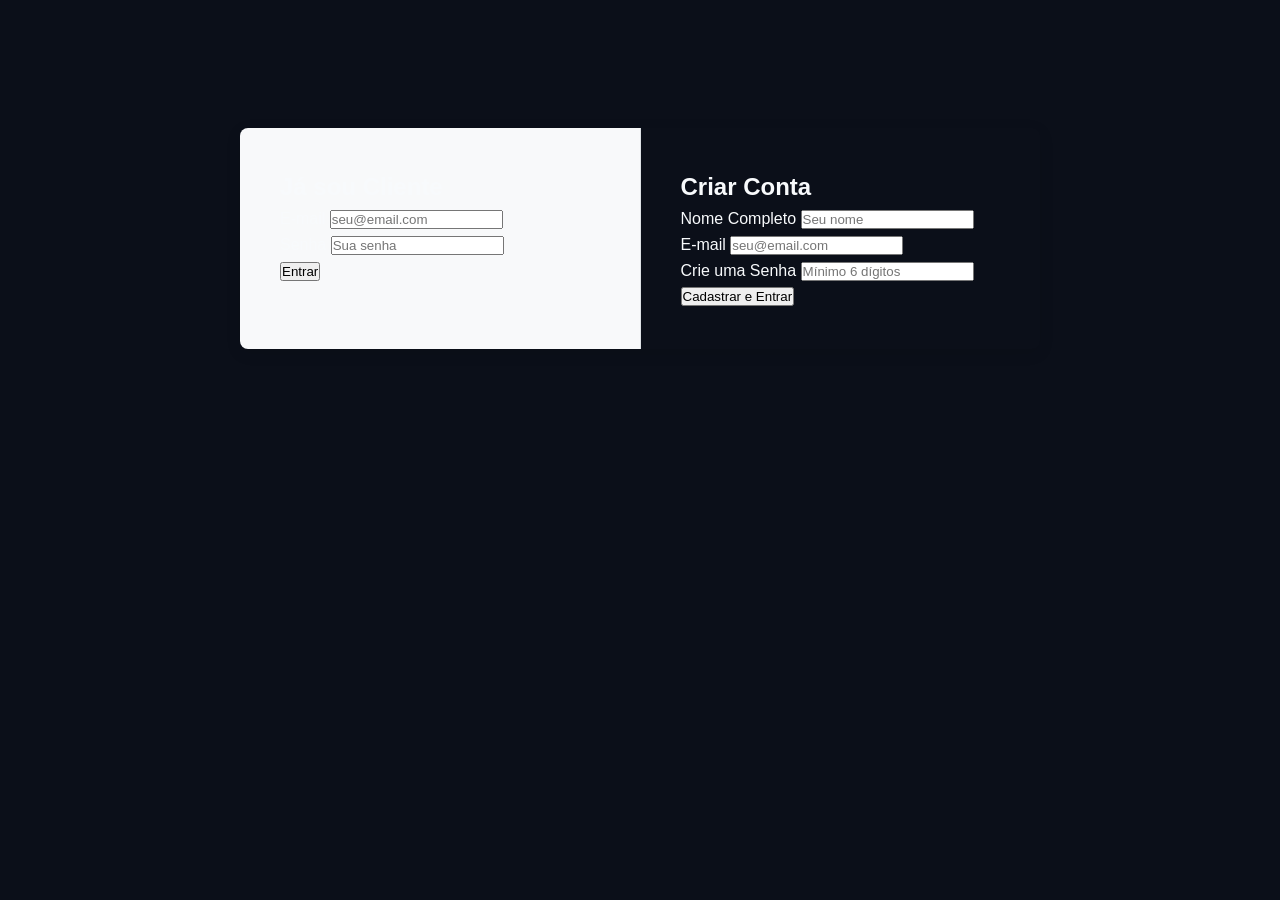
<file: index.html>
<!DOCTYPE html>
<html lang="pt-BR">
<head>
    <meta charset="UTF-8">
    <title>MBM Suplementos - Login / Cadastro</title>
    <link rel="stylesheet" href="style.css">
    <style>
        .auth-container {
            display: flex;
            background: var(--card-bg);
            border-radius: 8px;
            overflow: hidden;
            box-shadow: 0 4px 15px rgba(0,0,0,0.1);
            max-width: 800px;
            margin: 4rem auto;
        }
        .auth-box { flex: 1; padding: 2.5rem; }
        .auth-box:first-child { border-right: 1px solid #dee2e6; background: #f8f9fa; }
    </style>
</head>
<body>
    <div class="container">
        <div class="auth-container">
            <div class="auth-box">
                <h2>Já sou Cliente</h2>
                <form action="produtos.html" method="GET">
                    <div class="form-group">
                        <label>E-mail</label>
                        <input type="email" placeholder="seu@email.com" required>
                    </div>
                    <div class="form-group">
                        <label>Senha</label>
                        <input type="password" placeholder="Sua senha" required>
                    </div>
                    <button type="submit" class="btn">Entrar</button>
                </form>
            </div>
            
            <div class="auth-box">
                <h2>Criar Conta</h2>
                <form action="produtos.html" method="GET">
                    <div class="form-group">
                        <label>Nome Completo</label>
                        <input type="text" placeholder="Seu nome" required>
                    </div>
                    <div class="form-group">
                        <label>E-mail</label>
                        <input type="email" placeholder="seu@email.com" required>
                    </div>
                    <div class="form-group">
                        <label>Crie uma Senha</label>
                        <input type="password" placeholder="Mínimo 6 dígitos" required>
                    </div>
                    <button type="submit" class="btn btn-accent">Cadastrar e Entrar</button>
                </form>
            </div>
        </div>
    </div>
</body>
</html>
</file>
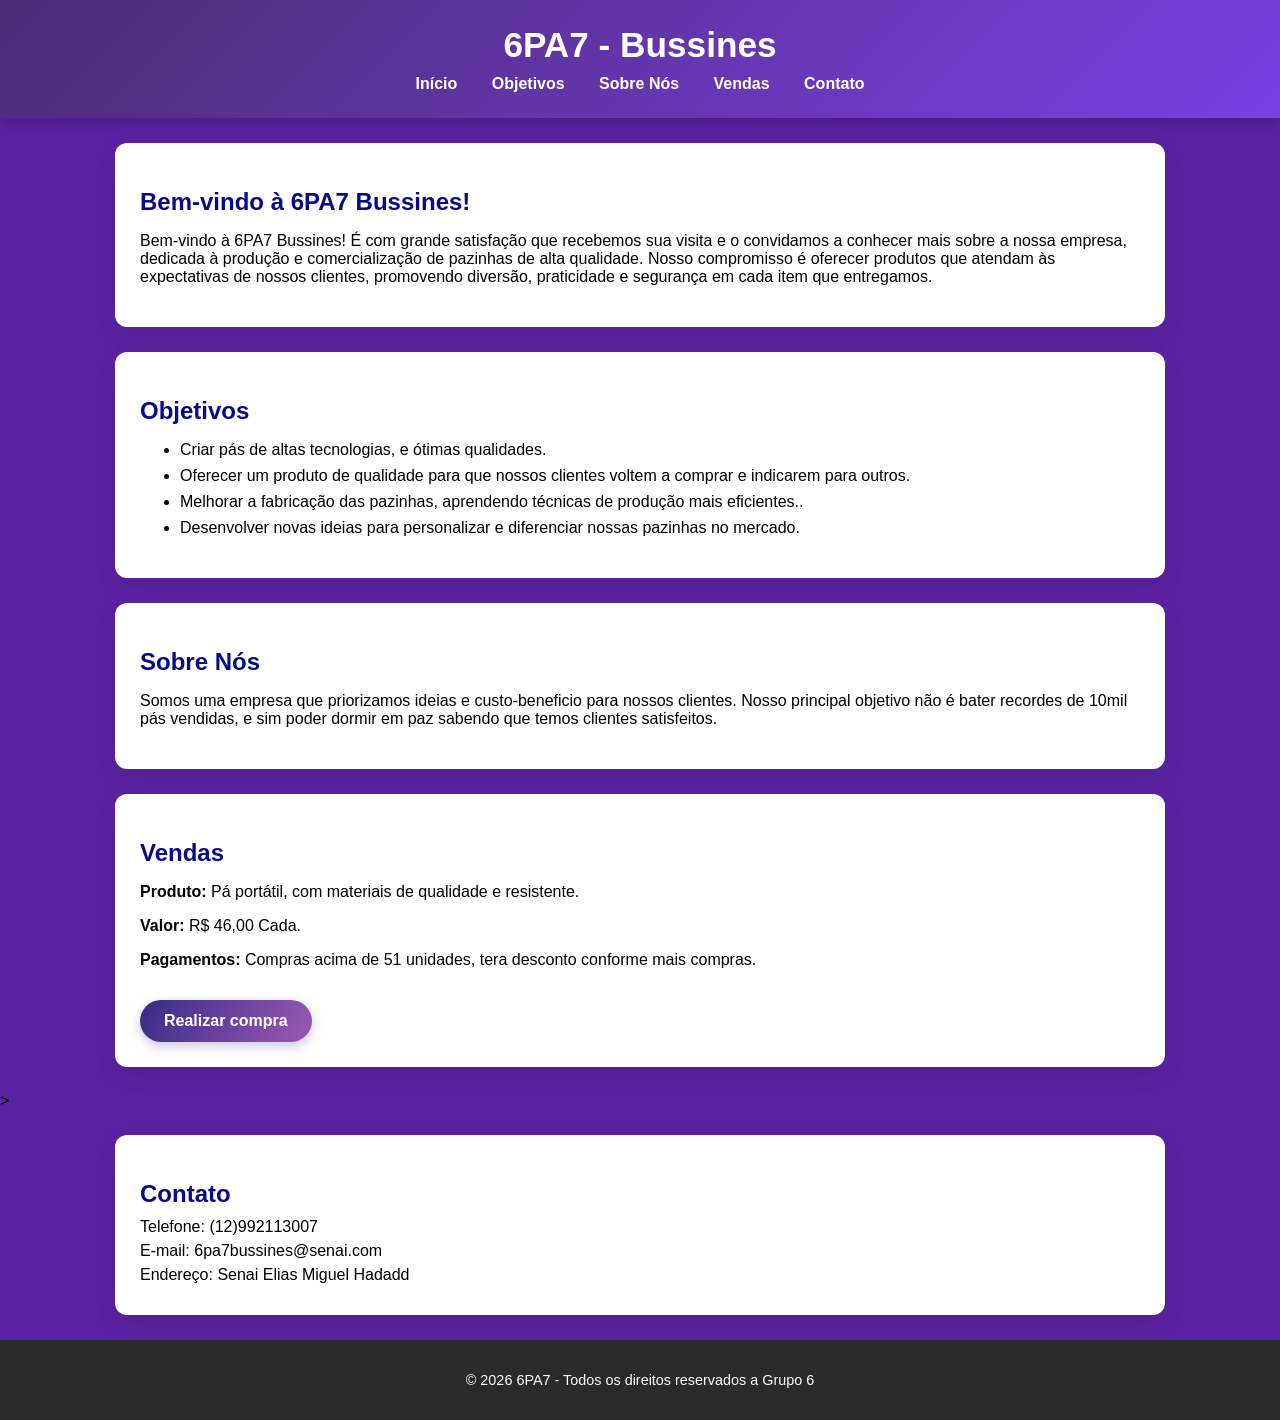
<file: 6pa7.html>
<!DOCTYPE html>
<html lang="pt-BR">
<head>
    <meta charset="UTF-8" />
    <meta name="viewport" content="width=device-width, initial-scale=1.0"/>
    <title>6PA7 -Bussines</title>
    <style>
        body {
    font-family: 'Segoe UI', Arial, sans-serif;
    margin: 0;
    padding: 0;
    background: #5b22a1;
    color: #000000;
}

/* HEADER */
header {
    background: linear-gradient(135deg, #4b2c73, #7b3fe4);
    color: white;
    padding: 25px 0;
    text-align: center;
    box-shadow: 0 4px 15px rgba(0,0,0,0.2);
}

h1 {
    margin: 0;
    font-size: 2.2rem;
}

nav {
    margin-top: 10px;
}

nav a {
    color: #ffffff;
    margin: 0 15px;
    text-decoration: none;
    font-weight: 600;
    position: relative;
    transition: 0.3s;
}

nav a::after {
    content: "";
    width: 0%;
    height: 2px;
    background: white;
    position: absolute;
    left: 0;
    bottom: -4px;
    transition: 0.3s;
}

nav a:hover {
    color: #463c3c;
}

nav a:hover::after {
    width: 100%;
}

/* SECTIONS */
section {
    padding: 25px;
    max-width: 1000px;
    margin: 25px auto;
    background: #ffffff;
    border-radius: 12px;
    box-shadow: 0 8px 25px rgba(0,0,0,0.08);
    transition: 0.2s;
}

section:hover {
    transform: translateY(-4px);
}

h2 {
    color: #060a8b;
    margin-bottom: 10px;
}

/* LISTA */
ul li {
    margin-bottom: 8px;
}

/* BOTÃO */
.botao-comprar {
    display: inline-block;
    background: linear-gradient(30009000deg, #382b85, #9b59b6);
    color: white;
    padding: 12px 24px;
    margin-top: 15px;
    border-radius: 25px;
    text-decoration: none;
    font-weight: bold;
    transition: 0.3s;
    box-shadow: 0 4px 12px rgba(136, 110, 187, 0.4);
}

.botao-comprar:hover {
    transform: scale(1.05);
    background: linear-gradient(135deg, #050405, #9e93a3);
}

/* IMAGEM */
.destque-img {
    width: 100%;
    max-width: 600px;
    display: block;
    margin: 20px auto;
    border-radius: 12px;
    box-shadow: 0 6px 18px rgba(0,0,0,0.15);
}

/* CONTATO */
.contato p {
    margin: 6px 0;
}

/* FOOTER */
footer {
    background: #2a2a2a;
    color: #fdfdff;
    text-align: center;
    padding: 18px 0;
    margin-top: 20px;
    font-size: 0.9rem;
}
    </style>
</head>
<body>
    <header>
        <h1>6PA7 - Bussines</h1>
        <nav>
            <a href="#inicio">Início</a>
            <a href="#objetivos">Objetivos</a>
            <a href="#sobre">Sobre Nós</a>
            <a href="#vendas">Vendas</a>
            <a href="#contato">Contato</a>

        </nav>
    </header>

    <section id="inicio">
        <h2>Bem-vindo à 6PA7 Bussines!
</a>
</h2>
        <p>Bem-vindo à 6PA7 Bussines!
É com grande satisfação que recebemos sua visita e o convidamos a conhecer mais sobre a nossa empresa, dedicada à produção e comercialização de pazinhas de alta qualidade. Nosso compromisso é oferecer produtos que atendam às expectativas de nossos clientes, promovendo diversão, praticidade e segurança em cada item que entregamos.
    </section>

    <section id="objetivos">
        <h2>Objetivos</h2>
        <ul>
            <li>Criar pás de altas tecnologias, e ótimas qualidades.</li>
            <li>Oferecer um produto de qualidade para que nossos clientes voltem a comprar e indicarem para outros.</li>
            <li>Melhorar a fabricação das pazinhas, aprendendo técnicas de produção mais eficientes..</li>
            <li> Desenvolver novas ideias para personalizar e diferenciar nossas pazinhas no mercado.</li>
        </ul>
    </section>

    <section id="sobre">
        <h2>Sobre Nós</h2>
        <p>Somos uma empresa que priorizamos ideias e custo-beneficio para nossos clientes. Nosso principal objetivo não é bater recordes de 10mil pás vendidas, e sim poder dormir em paz sabendo que temos clientes satisfeitos.   </p>
    </section>

    <section id="vendas">
        <h2>Vendas</h2>
        <p><strong>Produto:</strong> Pá portátil, com materiais de qualidade e resistente.</p>
        <p><strong>Valor:</strong> R$ 46,00 Cada.</p>
        <p><strong>Pagamentos:</strong> Compras acima de 51 unidades, tera desconto conforme mais compras.  </strong> </p>
        <a class="botao-comprar" href="#contato"> Realizar compra</a>
    </section>
    >

    <section id="contato" class="contato">
        <h2>Contato</h2>
        <p>Telefone: (12)992113007</p>
        <p>E-mail: 6pa7bussines@senai.com</p>
        <p>Endereço: Senai Elias Miguel Hadadd  </p>
    </section>

    <footer>
        <p>&copy; 2026 6PA7 - Todos os direitos reservados a Grupo 6</p>
    </footer>
</body>
</html>
</file>
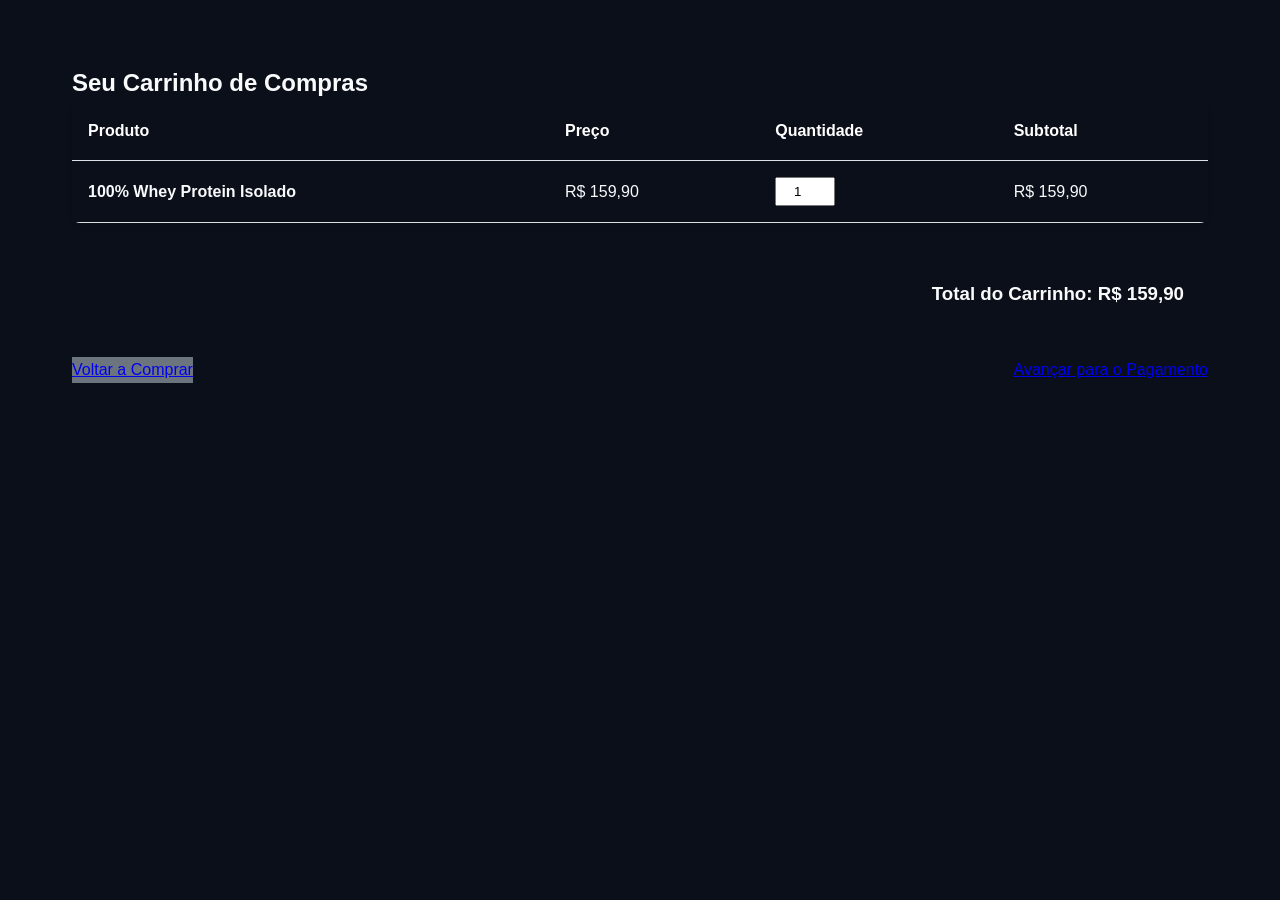
<file: carrinhos.html>
<!DOCTYPE html>
<html lang="pt-BR">
<head>
    <meta charset="UTF-8">
    <title>MBM Suplementos - Carrinho</title>
    <link rel="stylesheet" href="style.css">
    <style>
        .cart-table {
            width: 100%;
            border-collapse: collapse;
            background: var(--card-bg);
            border-radius: 8px;
            overflow: hidden;
            box-shadow: 0 4px 6px rgba(0,0,0,0.05);
            margin-bottom: 2rem;
        }
        .cart-table th, .cart-table td { padding: 1rem; text-align: left; border-bottom: 1px solid #dee2e6; }
        .cart-table th { background: var(--primary-color); color: white; }
        .total-box { background: var(--card-bg); padding: 1.5rem; text-align: right; border-radius: 8px; }
        .actions { display: flex; justify-content: space-between; margin-top: 1.5rem; }
    </style>
</head>
<body>
    <div class="container">
        <h2>Seu Carrinho de Compras</h2>
        
        <table class="cart-table">
            <thead>
                <tr>
                    <th>Produto</th>
                    <th>Preço</th>
                    <th>Quantidade</th>
                    <th>Subtotal</th>
                </tr>
            </thead>
            <tbody>
                <tr>
                    <td><strong>100% Whey Protein Isolado</strong></td>
                    <td>R$ 159,90</td>
                    <td><input type="number" value="1" style="width: 60px; padding: 5px; text-align: center;"></td>
                    <td>R$ 159,90</td>
                </tr>
            </tbody>
        </table>
        
        <div class="total-box">
            <h3>Total do Carrinho: <span style="color: var(--success-color);">R$ 159,90</span></h3>
        </div>
        
        <div class="actions">
            <a href="produtos.html" class="btn" style="width: auto; background: #6c757d;">Voltar a Comprar</a>
            <a href="compra.html" class="btn btn-accent" style="width: auto;">Avançar para o Pagamento</a>
        </div>
    </div>
</body>
</html>
</file>
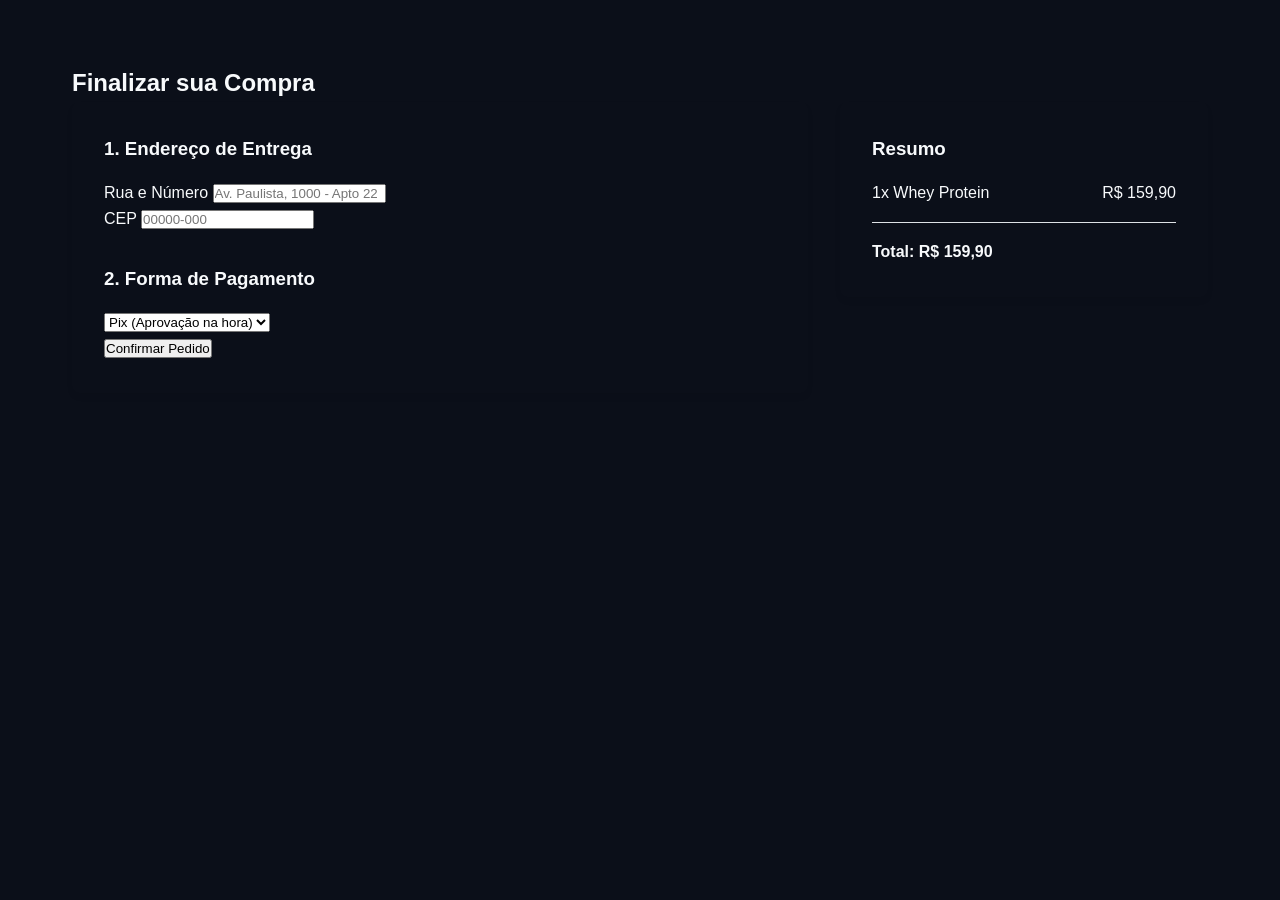
<file: compra.html>
<!DOCTYPE html>
<html lang="pt-BR">
<head>
    <meta charset="UTF-8">
    <title>MBM Suplementos - Checkout</title>
    <link rel="stylesheet" href="style.css">
    <style>
        .checkout-layout { display: grid; grid-template-columns: 2fr 1fr; gap: 2rem; }
        .box { background: var(--card-bg); padding: 2rem; border-radius: 8px; box-shadow: 0 4px 6px rgba(0,0,0,0.05); }
    </style>
</head>
<body>
    <div class="container">
        <h2>Finalizar sua Compra</h2>
        
        <div class="checkout-layout">
            <div class="box">
                <form action="finalizacao.html" method="GET">
                    <h3>1. Endereço de Entrega</h3>
                    <div class="form-group" style="margin-top: 1rem;">
                        <label>Rua e Número</label>
                        <input type="text" placeholder="Av. Paulista, 1000 - Apto 22" required>
                    </div>
                    <div class="form-group">
                        <label>CEP</label>
                        <input type="text" placeholder="00000-000" required>
                    </div>
                    
                    <h3 style="margin-top: 2rem;">2. Forma de Pagamento</h3>
                    <div class="form-group" style="margin-top: 1rem;">
                        <select required>
                            <option value="pix">Pix (Aprovação na hora)</option>
                            <option value="cartao">Cartão de Crédito</option>
                            <option value="boleto">Boleto Bancário</option>
                        </select>
                    </div>
                    <button type="submit" class="btn btn-accent">Confirmar Pedido</button>
                </form>
            </div>
            
            <div class="box" style="height: fit-content;">
                <h3>Resumo</h3>
                <p style="display:flex; justify-content:space-between; margin: 1rem 0;">
                    <span>1x Whey Protein</span>
                    <span>R$ 159,90</span>
                </p>
                <hr style="border:0; border-top: 1px solid #dee2e6; margin-bottom: 1rem;">
                <h4>Total: <span style="color:var(--success-color)">R$ 159,90</span></h4>
            </div>
        </div>
    </div>
</body>
</html>
</file>
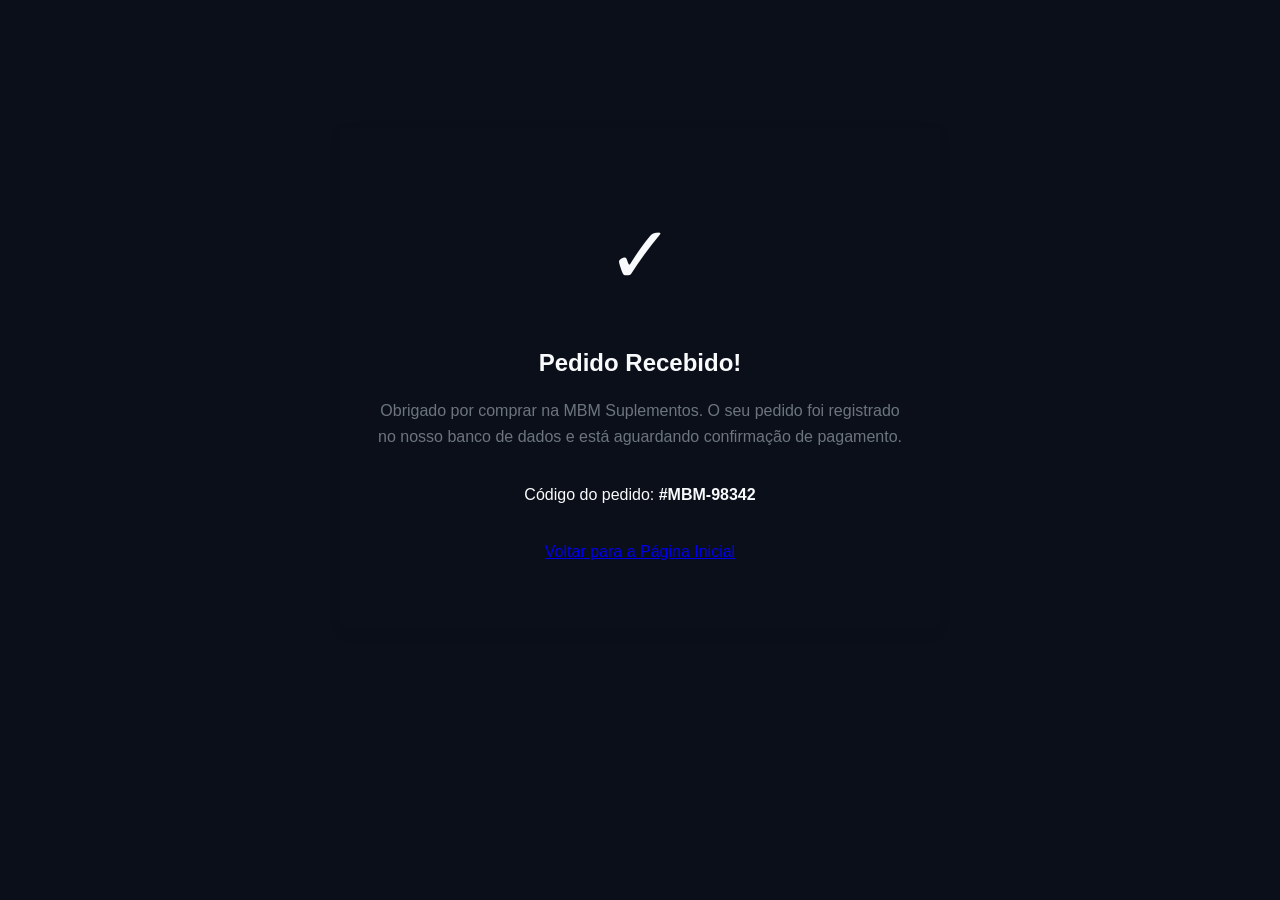
<file: finalizacao.html>
<!DOCTYPE html>
<html lang="pt-BR">
<head>
    <meta charset="UTF-8">
    <title>MBM Suplementos - Compra Concluída</title>
    <link rel="stylesheet" href="style.css">
    <style>
        .success-box {
            text-align: center;
            background: var(--card-bg);
            padding: 4rem 2rem;
            border-radius: 8px;
            box-shadow: 0 4px 15px rgba(0,0,0,0.05);
            max-width: 600px;
            margin: 4rem auto;
        }
        .icon { font-size: 5rem; color: var(--success-color); margin-bottom: 1.5rem; }
    </style>
</head>
<body>
    <div class="container">
        <div class="success-box">
            <div class="icon">✓</div>
            <h2>Pedido Recebido!</h2>
            <p style="color: #6c757d; margin: 1rem 0 2rem 0;">
                Obrigado por comprar na MBM Suplementos. O seu pedido foi registrado no nosso banco de dados e está aguardando confirmação de pagamento.
            </p>
            <p style="margin-bottom: 2rem;">Código do pedido: <strong>#MBM-98342</strong></p>
            <a href="produtos.html" class="btn">Voltar para a Página Inicial</a>
        </div>
    </div>
</body>
</html>
</file>
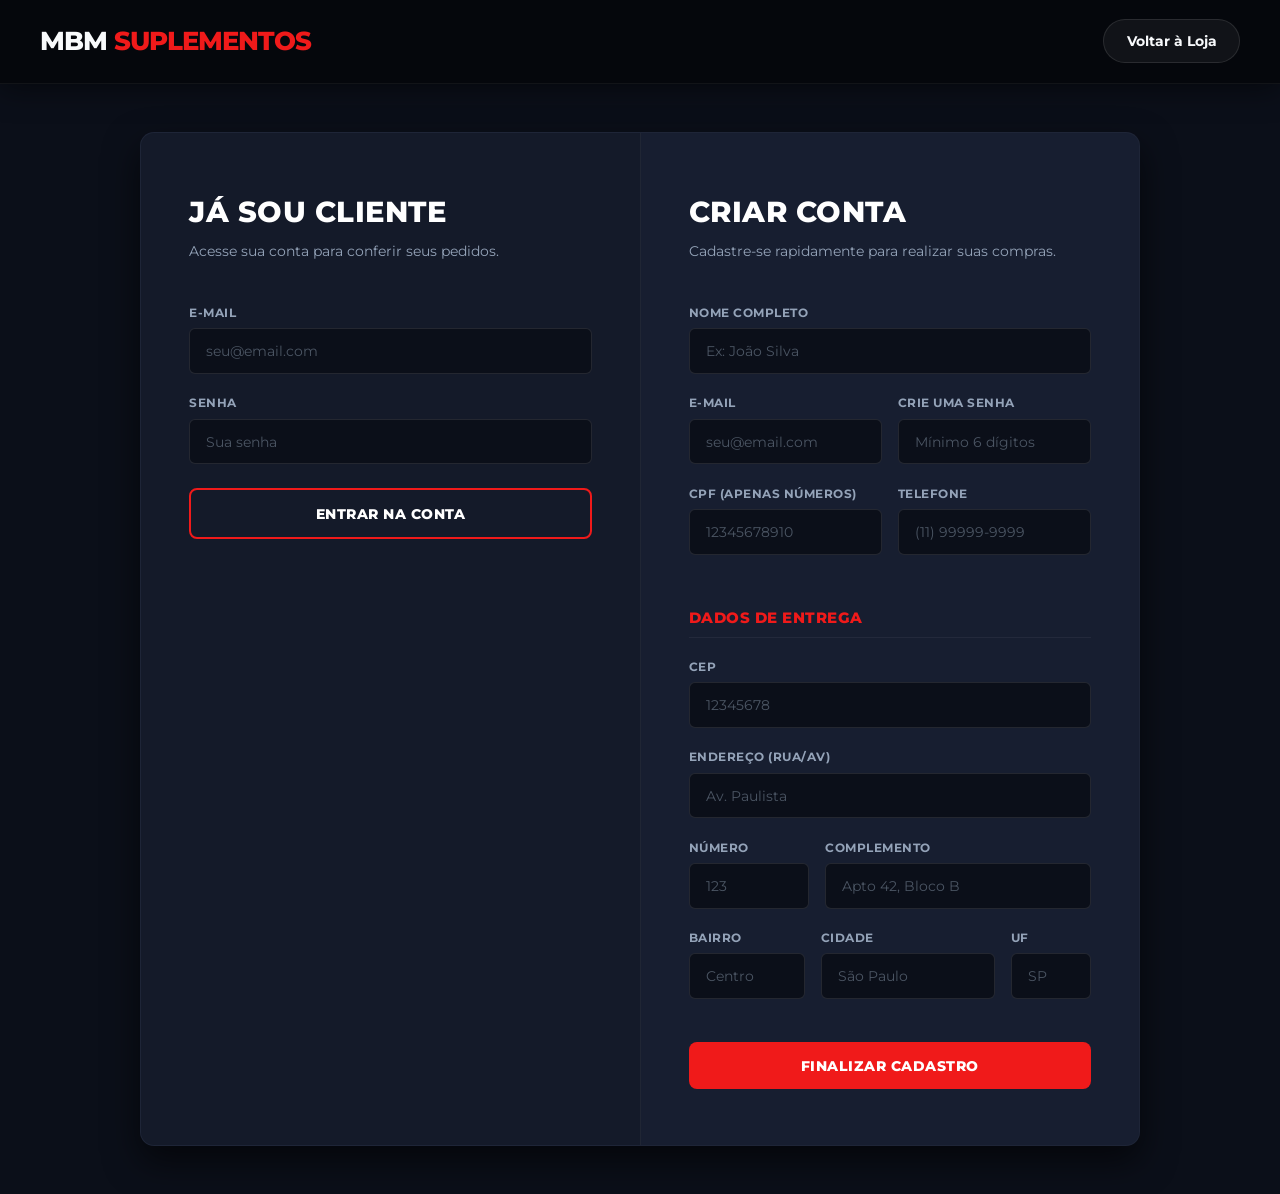
<file: login.html>
<!DOCTYPE html>
<html lang="pt-BR">
<head>
    <meta charset="UTF-8">
    <meta name="viewport" content="width=device-width, initial-scale=1.0">
    <title>MBM Suplementos - Login / Cadastro</title>
    <link rel="preconnect" href="https://fonts.googleapis.com">
    <link rel="preconnect" href="https://fonts.gstatic.com" crossorigin>
    <link href="https://fonts.googleapis.com/css2?family=Montserrat:wght@400;700;800&display=swap" rel="stylesheet">
    <link rel="stylesheet" href="style_login.css">
</head>
<body>

    <header>
        <div class="nav-container">
            <div class="logo">MBM <span>SUPLEMENTOS</span></div>
            <a href="produtos.php" class="btn-cart">Voltar à Loja</a>
        </div>
    </header>

    <main class="container">
        <div class="auth-container">
            
            <div class="auth-box">
                <h2>Já sou Cliente</h2>
                <p class="auth-subtitle">Acesse sua conta para conferir seus pedidos.</p>
                
                <form action="login.php" method="POST">
                    <div class="form-group">
                        <label for="login-email">E-mail</label>
                        <input type="email" id="login-email" name="email" placeholder="seu@email.com" required>
                    </div>
                    
                    <div class="form-group">
                        <label for="login-senha">Senha</label>
                        <input type="password" id="login-senha" name="senha" placeholder="Sua senha" required>
                    </div>
                    
                    <button type="submit" class="btn-submit">Entrar na Conta</button>
                </form>
            </div>
            
            <div class="auth-box">
                <h2>Criar Conta</h2>
                <p class="auth-subtitle">Cadastre-se rapidamente para realizar suas compras.</p>
                
                <form action="cadastrar.php" method="POST">
                    <div class="form-group">
                        <label for="cad-nome">Nome Completo</label>
                        <input type="text" id="cad-nome" name="nome_completo" placeholder="Ex: João Silva" required>
                    </div>
                    
                    <div class="form-row">
                        <div class="form-group">
                            <label for="cad-email">E-mail</label>
                            <input type="email" id="cad-email" name="email" placeholder="seu@email.com" required>
                        </div>
                        <div class="form-group">
                            <label for="cad-senha">Crie uma Senha</label>
                            <input type="password" id="cad-senha" name="senha" placeholder="Mínimo 6 dígitos" required>
                        </div>
                    </div>

                    <div class="form-row">
                        <div class="form-group">
                            <label for="cad-cpf">CPF (Apenas números)</label>
                            <input type="text" id="cad-cpf" name="cpf" maxlength="11" placeholder="12345678910" required>
                        </div>
                        <div class="form-group">
                            <label for="cad-tel">Telefone</label>
                            <input type="tel" id="cad-tel" name="telefone" placeholder="(11) 99999-9999">
                        </div>
                    </div>

                    <h3 class="form-section-title">Dados de Entrega</h3>
                    
                    <div class="form-row-cep">
                        <div class="form-group">
                            <label for="cad-cep">CEP</label>
                            <input type="text" id="cad-cep" name="cep" maxlength="8" placeholder="12345678">
                        </div>
                        <div class="form-group">
                            <label for="cad-rua">Endereço (Rua/Av)</label>
                            <input type="text" id="cad-rua" name="endereco" placeholder="Av. Paulista">
                        </div>
                    </div>

                    <div class="form-row">
                        <div class="form-group" style="flex: 0 0 30%;">
                            <label for="cad-num">Número</label>
                            <input type="text" id="cad-num" name="numero" placeholder="123">
                        </div>
                        <div class="form-group" style="flex: 1;">
                            <label for="cad-comp">Complemento</label>
                            <input type="text" id="cad-comp" name="complemento" placeholder="Apto 42, Bloco B">
                        </div>
                    </div>

                    <div class="form-row">
                        <div class="form-group">
                            <label for="cad-bairro">Bairro</label>
                            <input type="text" id="cad-bairro" name="bairro" placeholder="Centro">
                        </div>
                        <div class="form-group" style="flex: 1.5;">
                            <label for="cad-cidade">Cidade</label>
                            <input type="text" id="cad-cidade" name="cidade" placeholder="São Paulo">
                        </div>
                        <div class="form-group" style="flex: 0 0 20%;">
                            <label for="cad-uf">UF</label>
                            <input type="text" id="cad-uf" name="estado" maxlength="2" placeholder="SP">
                        </div>
                    </div>
                    
                    <button type="submit" class="btn-submit btn-accent">Finalizar Cadastro</button>
                </form>
            </div>

        </div>
    </main>

</body>
</html>
</file>
<file: style.css>
:root {
    /* --- TEORIA DAS CORES: PALETA FITNESS/ENERGY --- */
    --bg-principal: #0b0f19;  /* Preto "Carbono" profundo (passa sensação de ambiente de academia/anilhas) */
    --bg-card: #171e30;       /* Grafite escuro azulado para destacar os produtos do fundo */
    --cor-destaque: #f01a1a;   /* Vermelho Sangue/Adrenalina (Urgência, força e foco - ação principal) */
    --cor-destaque-hover: #ff3333; /* Vermelho mais vivo para o efeito de passar o mouse */
    --cor-preco: #22c55e;      /* Verde Dinheiro/Sucesso (Perfeito para destacar preços e gerar sensação de benefício) */
    --cor-texto: #f8fafc;      /* Branco Puro para leitura imediata */
    --cor-mutada: #94a3b8;     /* Cinza fosco para parcelas e textos secundários */
    --transicao: all 0.3s cubic-bezier(0.4, 0, 0.2, 1);
}

* {
    margin: 0;
    padding: 0;
    box-sizing: border-box;
    font-family: 'Montserrat', sans-serif;
}

body {
    background-color: var(--bg-principal);
    color: var(--cor-texto);
    line-height: 1.6;
}

/* --- HEADER & NAV --- */
header {
    background-color: #05070c; /* Header ligeiramente mais escuro que o fundo */
    padding: 1.2rem 2rem;
    position: sticky;
    top: 0;
    z-index: 100;
    box-shadow: 0 4px 30px rgba(0, 0, 0, 0.5);
    border-bottom: 1px solid rgba(255, 255, 255, 0.05);
}

.nav-container {
    max-width: 1200px;
    margin: 0 auto;
    display: flex;
    justify-content: space-between;
    align-items: center;
}

.logo {
    font-weight: 800;
    font-size: 1.6rem;
    letter-spacing: -1px;
    text-transform: uppercase;
}

.logo span {
    color: var(--cor-destaque);
}

.nav-menu {
    display: flex;
    gap: 2rem;
    list-style: none;
}

.nav-menu a {
    color: var(--cor-texto);
    text-decoration: none;
    font-weight: 700;
    font-size: 0.85rem;
    text-transform: uppercase;
    letter-spacing: 0.5px;
    transition: var(--transicao);
}

.nav-menu a:hover {
    color: var(--cor-destaque);
}

.btn-cart {
    background: rgba(255, 255, 255, 0.05);
    border: 1px solid rgba(255, 255, 255, 0.1);
    padding: 0.6rem 1.4rem;
    border-radius: 50px;
    color: var(--cor-texto);
    text-decoration: none;
    font-weight: 700;
    font-size: 0.9rem;
    display: flex;
    align-items: center;
    gap: 0.5rem;
    transition: var(--transicao);
}

.btn-cart:hover {
    background: var(--cor-destaque);
    color: #ffffff; /* Texto branco para contrastar com o botão vermelho */
    border-color: var(--cor-destaque);
    box-shadow: 0 0 20px rgba(240, 26, 26, 0.4);
}

/* --- HERO BANNER --- */
.hero {
    background: linear-gradient(135deg, rgba(5, 7, 12, 0.85) 0%, rgba(23, 30, 48, 0.7) 100%), 
                url('https://images.unsplash.com/photo-1517838277536-f5f99be501cd?q=80&w=1200') no-repeat center/cover;
    padding: 6rem 2rem;
    text-align: center;
    border-bottom: 4px solid var(--cor-destaque);
}

.hero-content h1 {
    font-size: 3.5rem;
    font-weight: 800;
    text-transform: uppercase;
    margin-bottom: 1rem;
    letter-spacing: 1px;
    text-shadow: 0 4px 10px rgba(0, 0, 0, 0.7);
}

.hero-content p {
    color: var(--cor-texto);
    opacity: 0.9;
    font-size: 1.2rem;
    margin-bottom: 2rem;
    font-weight: 700;
    text-transform: uppercase;
    letter-spacing: 1px;
}

/* --- VITRINE DE PRODUTOS --- */
.container {
    max-width: 1200px;
    margin: 0 auto;
    padding: 4rem 2rem;
}

.section-title {
    font-size: 2rem;
    font-weight: 800;
    text-transform: uppercase;
    margin-bottom: 2.5rem;
    position: relative;
    display: inline-block;
    letter-spacing: 0.5px;
}

.section-title::after {
    content: '';
    position: absolute;
    bottom: -6px;
    left: 0;
    width: 70px;
    height: 4px;
    background-color: var(--cor-destaque);
}

.products-grid {
    display: grid;
    grid-template-columns: repeat(auto-fill, minmax(280px, 1fr));
    gap: 2.5rem;
}

.product-card {
    background: var(--bg-card);
    border-radius: 14px;
    padding: 1.8rem;
    text-align: center;
    box-shadow: 0 10px 25px rgba(0,0,0,0.3);
    display: flex;
    flex-direction: column;
    justify-content: space-between;
    position: relative;
    transition: var(--transicao);
    border: 1px solid rgba(255,255,255,0.03);
}

.product-card:hover {
    transform: translateY(-7px);
    border-color: rgba(240, 26, 26, 0.5);
    box-shadow: 0 15px 30px rgba(240, 26, 26, 0.15);
}

/* Área da foto do suplemento */
.product-image {
    height: 220px;
    background: #0b0f19;
    margin-bottom: 1.5rem;
    display: flex;
    align-items: center;
    justify-content: center;
    color: var(--cor-mutada);
    font-weight: 700;
    font-size: 0.85rem;
    text-transform: uppercase;
    border-radius: 10px;
    padding: 1rem;
    border: 1px dashed rgba(255,255,255,0.08);
}

.product-card h3 {
    font-size: 1.15rem;
    font-weight: 700;
    margin-bottom: 0.5rem;
    min-height: 44px;
    color: #ffffff;
}

.price-box {
    margin: 1rem 0 1.5rem 0;
}

.price { 
    font-size: 1.75rem; 
    color: var(--cor-preco); /* Verde vibrante para destacar a oferta */
    font-weight: 800; 
}

.parcelas {
    color: var(--cor-mutada);
    font-size: 0.8rem;
    display: block;
    margin-top: 0.3rem;
}

/* Botão de Compra - Foco Total em Conversão */
.btn-buy {
    background: var(--cor-destaque);
    color: #ffffff;
    padding: 0.9rem 1.5rem;
    border-radius: 8px;
    text-decoration: none;
    font-weight: 800;
    text-transform: uppercase;
    font-size: 0.9rem;
    letter-spacing: 0.5px;
    transition: var(--transicao);
    box-shadow: 0 4px 15px rgba(240, 26, 26, 0.2);
}

.btn-buy:hover {
    background-color: var(--cor-destaque-hover);
    box-shadow: 0 6px 20px rgba(240, 26, 26, 0.5);
}

/* Responsividade Básica */
@media (max-width: 768px) {
    .nav-menu { display: none; }
    .hero-content h1 { font-size: 2.2rem; }
}
</file>
<file: style_login.css>
/* ==========================================================================
   MBM SUPLEMENTOS - ESTILIZAÇÃO EXCLUSIVA DA TELA DE LOGIN / CADASTRO
   ========================================================================== */

:root {
    /* Paleta de Cores Fitness / Energy */
    --bg-principal: #0b0f19;       /* Preto Carbono Profundo (Fundo da página) */
    --bg-card: #171e30;            /* Grafite Escuro Azulado (Fundo do formulário) */
    --cor-destaque: #f01a1a;        /* Vermelho Adrenalina / Força (Ação principal) */
    --cor-destaque-hover: #ff3333;  /* Vermelho Vibrante para Feedback Visual */
    --cor-texto: #f8fafc;           /* Branco Puro para máxima leitura */
    --cor-mutada: #94a3b8;          /* Cinza Fosco para rótulos e subtextos */
    --transicao: all 0.3s cubic-bezier(0.4, 0, 0.2, 1);
}

/* --- RESET DE PÁGINA --- */
* {
    margin: 0;
    padding: 0;
    box-sizing: border-box;
    font-family: 'Montserrat', sans-serif;
}

body {
    background-color: var(--bg-principal);
    color: var(--cor-texto);
    line-height: 1.6;
    min-height: 100vh;
    display: flex;
    flex-direction: column;
}

/* --- TOPO / HEADER --- */
header {
    background-color: #05070c;
    padding: 1.2rem 2rem;
    box-shadow: 0 4px 30px rgba(0, 0, 0, 0.5);
    border-bottom: 1px solid rgba(255, 255, 255, 0.05);
}

.nav-container {
    max-width: 1200px;
    margin: 0 auto;
    display: flex;
    justify-content: space-between;
    align-items: center;
}

.logo {
    font-weight: 800;
    font-size: 1.6rem;
    letter-spacing: -1px;
    text-transform: uppercase;
}

.logo span {
    color: var(--cor-destaque);
}

.btn-cart {
    background: rgba(255, 255, 255, 0.05);
    border: 1px solid rgba(255, 255, 255, 0.1);
    padding: 0.6rem 1.4rem;
    border-radius: 50px;
    color: var(--cor-texto);
    text-decoration: none;
    font-weight: 700;
    font-size: 0.9rem;
    transition: var(--transicao);
}

.btn-cart:hover {
    background: var(--cor-destaque);
    border-color: var(--cor-destaque);
    box-shadow: 0 0 20px rgba(240, 26, 26, 0.4);
}

/* --- CONTAINER CENTRAL DE AUTENTICAÇÃO --- */
.container {
    max-width: 1200px;
    margin: 0 auto;
    padding: 3rem 2rem;
    flex: 1;
    display: flex;
    align-items: center;
    justify-content: center;
}

.auth-container {
    display: flex;
    background: var(--bg-card);
    border-radius: 14px;
    overflow: hidden;
    box-shadow: 0 15px 35px rgba(0, 0, 0, 0.6);
    width: 100%;
    max-width: 1000px;
    border: 1px solid rgba(255, 255, 255, 0.03);
}

/* Caixas de Formulário (Lado Esquerdo e Lado Direito) */
.auth-box {
    flex: 1;
    padding: 3.5rem 3rem;
}

/* Diferenciação sutil para o lado do Login */
.auth-box:first-child {
    border-right: 1px solid rgba(255, 255, 255, 0.05);
    background: rgba(0, 0, 0, 0.15); /* Fundo "blackout" para dar contraste */
}

.auth-box h2 {
    font-size: 1.8rem;
    font-weight: 800;
    text-transform: uppercase;
    letter-spacing: 0.5px;
    margin-bottom: 0.4rem;
    color: #ffffff; /* Correção: Texto sempre branco visível */
}

.auth-subtitle {
    color: var(--cor-mutada);
    font-size: 0.85rem;
    margin-bottom: 2.5rem;
}

/* --- ESTRUTURA DOS CAMPOS (INPUTS) --- */
.form-group {
    margin-bottom: 1.2rem;
    display: flex;
    flex-direction: column;
    gap: 0.4rem;
    text-align: left;
}

.form-group label {
    font-size: 0.75rem;
    font-weight: 700;
    text-transform: uppercase;
    letter-spacing: 0.5px;
    color: var(--cor-mutada);
}

.form-group input {
    background-color: var(--bg-principal);
    border: 1px solid rgba(255, 255, 255, 0.1);
    border-radius: 6px;
    padding: 0.8rem 1rem;
    color: #ffffff;
    font-size: 0.9rem;
    transition: var(--transicao);
    width: 100%;
}

.form-group input:focus {
    outline: none;
    border-color: var(--cor-destaque);
    box-shadow: 0 0 12px rgba(240, 26, 26, 0.25);
}

.form-group input::placeholder {
    color: #4b5563;
}

/* Linhas com múltiplos inputs (lado a lado) */
.form-row {
    display: flex;
    gap: 1rem;
}

.form-row .form-group {
    flex: 1;
}

/* Divisores de seção interna (Dados de Entrega) */
.form-section-title {
    font-size: 0.95rem;
    font-weight: 800;
    text-transform: uppercase;
    color: var(--cor-destaque);
    margin: 2rem 0 1.2rem 0;
    letter-spacing: 0.5px;
    border-bottom: 1px solid rgba(255, 255, 255, 0.05);
    padding-bottom: 0.4rem;
    text-align: left;
}

/* --- BOTÕES DE AÇÃO --- */
.btn, .btn-submit {
    width: 100%;
    background: transparent;
    border: 2px solid var(--cor-destaque);
    color: #ffffff !important;
    padding: 0.9rem;
    border-radius: 8px;
    font-weight: 800;
    text-transform: uppercase;
    font-size: 0.9rem;
    letter-spacing: 0.5px;
    cursor: pointer;
    transition: var(--transicao);
    margin-top: 1.5rem;
    display: block;
    text-align: center;
    text-decoration: none;
    outline: none;
}

.btn:hover, .btn-submit:hover {
    background: var(--cor-destaque);
    box-shadow: 0 5px 25px rgba(240, 26, 26, 0.45);
}

/* Estilo preenchido (Botão de Cadastrar) */
.btn-accent {
    background: var(--cor-destaque) !important;
    border: none;
}

.btn-accent:hover {
    background-color: var(--cor-destaque-hover) !important;
}

/* --- RESPONSIVIDADE PARA CELULARES --- */
@media (max-width: 850px) {
    .container {
        padding: 1rem;
    }

    .auth-container {
        flex-direction: column;
    }
    
    .auth-box:first-child {
        border-right: none;
        border-bottom: 1px solid rgba(255, 255, 255, 0.05);
    }
    
    .form-row {
        flex-direction: column;
        gap: 0;
    }
    
    .auth-box {
        padding: 2.5rem 1.5rem;
    }
}
</file>
